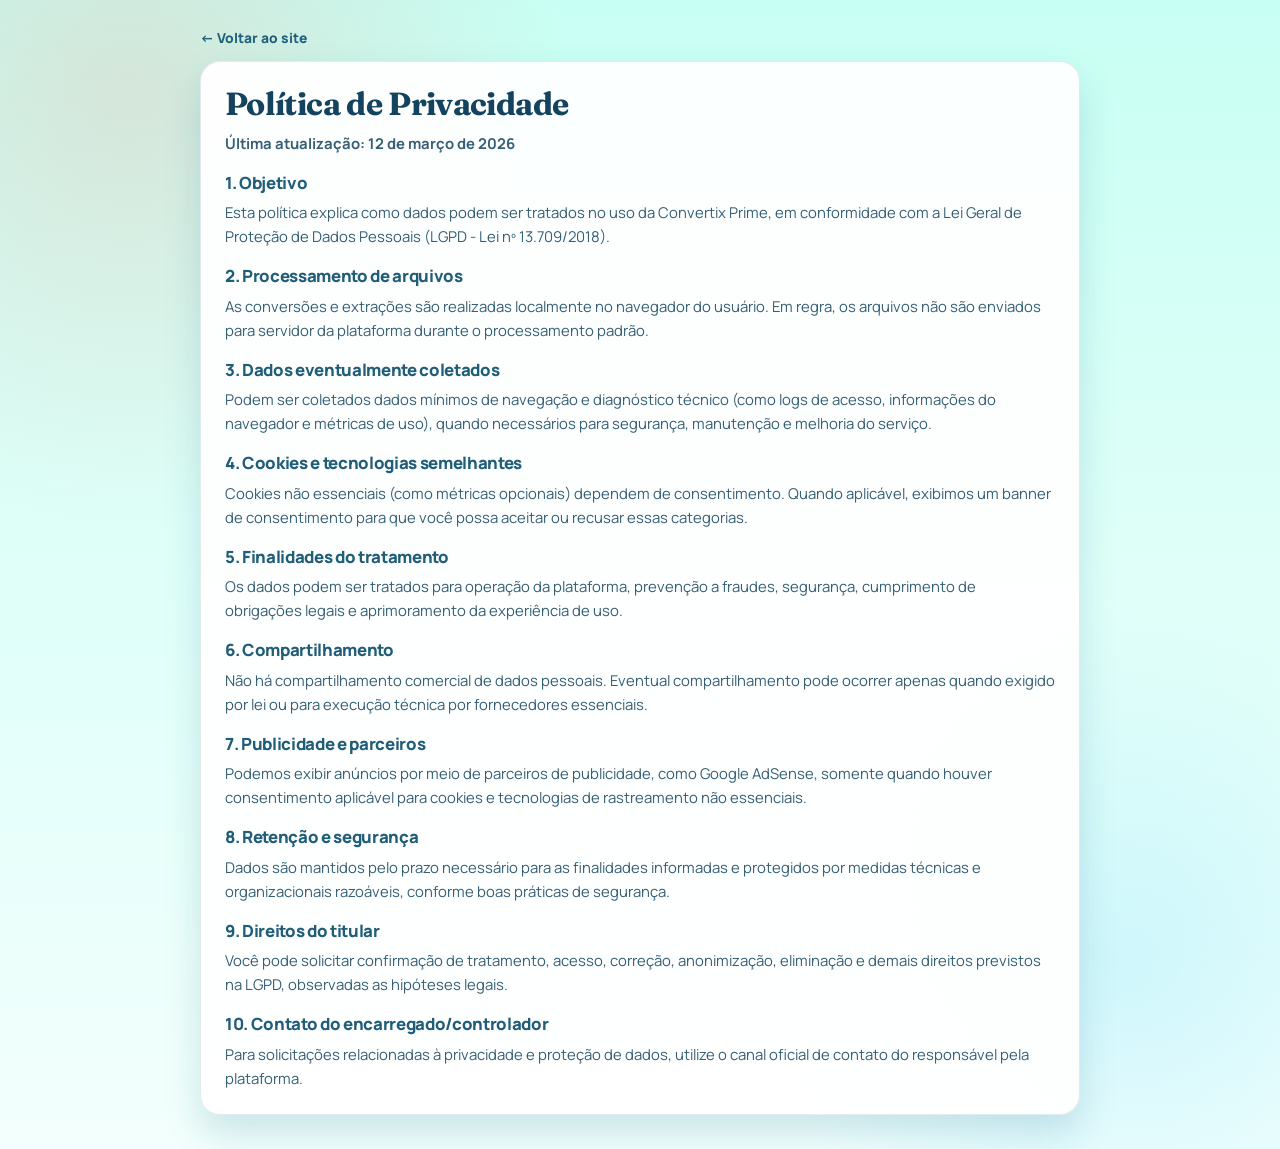
<file: privacidade.html>
<!doctype html>
<html lang="pt-BR">
  <head>
    <meta charset="UTF-8" />
    <meta name="viewport" content="width=device-width, initial-scale=1.0" />
    <title>Política de Privacidade | Convertix Prime</title>
    <meta
      name="description"
      content="Política de Privacidade da plataforma Convertix Prime."
    />
    <link rel="preconnect" href="https://fonts.googleapis.com" />
    <link rel="preconnect" href="https://fonts.gstatic.com" crossorigin />
    <link
      href="https://fonts.googleapis.com/css2?family=Fraunces:opsz,wght@9..144,600;9..144,700&family=Manrope:wght@400;500;700;800&display=swap"
      rel="stylesheet"
    />
    <link rel="stylesheet" href="styles.css" />
  </head>
  <body class="legal-page">
    <main class="legal-shell">
      <a class="legal-back" href="index.html">← Voltar ao site</a>

      <section class="legal-card">
        <h1>Política de Privacidade</h1>
        <p class="legal-date">Última atualização: 12 de março de 2026</p>

        <h2>1. Objetivo</h2>
        <p>
          Esta política explica como dados podem ser tratados no uso da Convertix Prime, em conformidade com a
          Lei Geral de Proteção de Dados Pessoais (LGPD - Lei nº 13.709/2018).
        </p>

        <h2>2. Processamento de arquivos</h2>
        <p>
          As conversões e extrações são realizadas localmente no navegador do usuário. Em regra, os arquivos não
          são enviados para servidor da plataforma durante o processamento padrão.
        </p>

        <h2>3. Dados eventualmente coletados</h2>
        <p>
          Podem ser coletados dados mínimos de navegação e diagnóstico técnico (como logs de acesso, informações
          do navegador e métricas de uso), quando necessários para segurança, manutenção e melhoria do serviço.
        </p>

        <h2>4. Cookies e tecnologias semelhantes</h2>
        <p>
          Cookies não essenciais (como métricas opcionais) dependem de consentimento. Quando aplicável,
          exibimos um banner de consentimento para que você possa aceitar ou recusar essas categorias.
        </p>

        <h2>5. Finalidades do tratamento</h2>
        <p>
          Os dados podem ser tratados para operação da plataforma, prevenção a fraudes, segurança, cumprimento de
          obrigações legais e aprimoramento da experiência de uso.
        </p>

        <h2>6. Compartilhamento</h2>
        <p>
          Não há compartilhamento comercial de dados pessoais. Eventual compartilhamento pode ocorrer apenas quando
          exigido por lei ou para execução técnica por fornecedores essenciais.
        </p>

        <h2>7. Publicidade e parceiros</h2>
        <p>
          Podemos exibir anúncios por meio de parceiros de publicidade, como Google AdSense, somente quando houver
          consentimento aplicável para cookies e tecnologias de rastreamento não essenciais.
        </p>

        <h2>8. Retenção e segurança</h2>
        <p>
          Dados são mantidos pelo prazo necessário para as finalidades informadas e protegidos por medidas técnicas
          e organizacionais razoáveis, conforme boas práticas de segurança.
        </p>

        <h2>9. Direitos do titular</h2>
        <p>
          Você pode solicitar confirmação de tratamento, acesso, correção, anonimização, eliminação e demais direitos
          previstos na LGPD, observadas as hipóteses legais.
        </p>

        <h2>10. Contato do encarregado/controlador</h2>
        <p>
          Para solicitações relacionadas à privacidade e proteção de dados, utilize o canal oficial de contato do
          responsável pela plataforma.
        </p>
      </section>
    </main>
  </body>
</html>
</file>
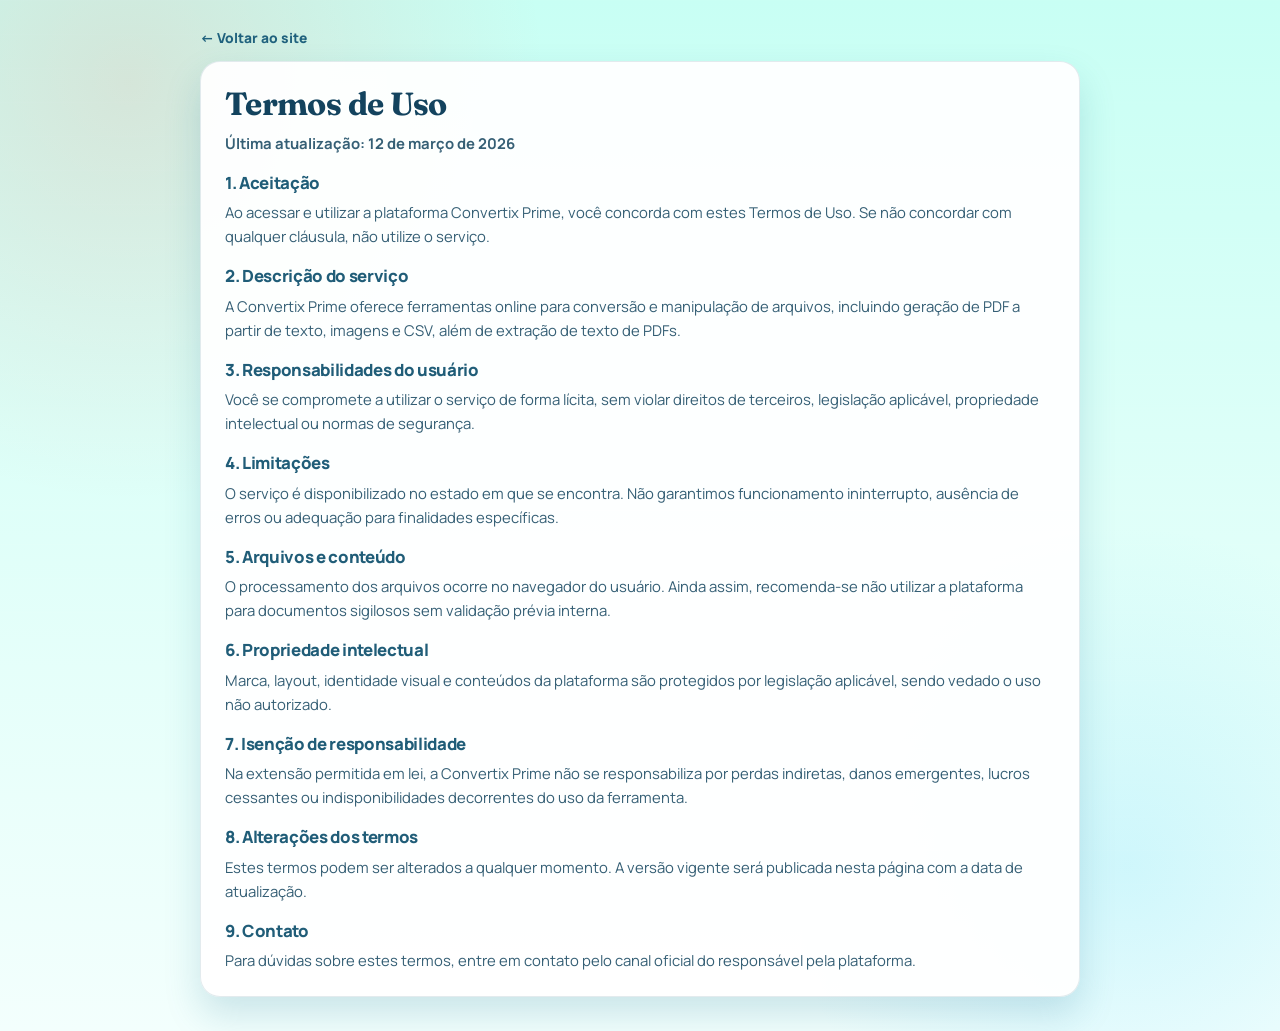
<file: termos.html>
<!doctype html>
<html lang="pt-BR">
  <head>
    <meta charset="UTF-8" />
    <meta name="viewport" content="width=device-width, initial-scale=1.0" />
    <title>Termos de Uso | Convertix Prime</title>
    <meta
      name="description"
      content="Termos de Uso da plataforma Convertix Prime."
    />
    <link rel="preconnect" href="https://fonts.googleapis.com" />
    <link rel="preconnect" href="https://fonts.gstatic.com" crossorigin />
    <link
      href="https://fonts.googleapis.com/css2?family=Fraunces:opsz,wght@9..144,600;9..144,700&family=Manrope:wght@400;500;700;800&display=swap"
      rel="stylesheet"
    />
    <link rel="stylesheet" href="styles.css" />
  </head>
  <body class="legal-page">
    <main class="legal-shell">
      <a class="legal-back" href="index.html">← Voltar ao site</a>

      <section class="legal-card">
        <h1>Termos de Uso</h1>
        <p class="legal-date">Última atualização: 12 de março de 2026</p>

        <h2>1. Aceitação</h2>
        <p>
          Ao acessar e utilizar a plataforma Convertix Prime, você concorda com estes Termos de Uso.
          Se não concordar com qualquer cláusula, não utilize o serviço.
        </p>

        <h2>2. Descrição do serviço</h2>
        <p>
          A Convertix Prime oferece ferramentas online para conversão e manipulação de arquivos, incluindo
          geração de PDF a partir de texto, imagens e CSV, além de extração de texto de PDFs.
        </p>

        <h2>3. Responsabilidades do usuário</h2>
        <p>
          Você se compromete a utilizar o serviço de forma lícita, sem violar direitos de terceiros,
          legislação aplicável, propriedade intelectual ou normas de segurança.
        </p>

        <h2>4. Limitações</h2>
        <p>
          O serviço é disponibilizado no estado em que se encontra. Não garantimos funcionamento ininterrupto,
          ausência de erros ou adequação para finalidades específicas.
        </p>

        <h2>5. Arquivos e conteúdo</h2>
        <p>
          O processamento dos arquivos ocorre no navegador do usuário. Ainda assim, recomenda-se não utilizar a
          plataforma para documentos sigilosos sem validação prévia interna.
        </p>

        <h2>6. Propriedade intelectual</h2>
        <p>
          Marca, layout, identidade visual e conteúdos da plataforma são protegidos por legislação aplicável,
          sendo vedado o uso não autorizado.
        </p>

        <h2>7. Isenção de responsabilidade</h2>
        <p>
          Na extensão permitida em lei, a Convertix Prime não se responsabiliza por perdas indiretas,
          danos emergentes, lucros cessantes ou indisponibilidades decorrentes do uso da ferramenta.
        </p>

        <h2>8. Alterações dos termos</h2>
        <p>
          Estes termos podem ser alterados a qualquer momento. A versão vigente será publicada nesta página
          com a data de atualização.
        </p>

        <h2>9. Contato</h2>
        <p>
          Para dúvidas sobre estes termos, entre em contato pelo canal oficial do responsável pela plataforma.
        </p>
      </section>
    </main>
  </body>
</html>
</file>
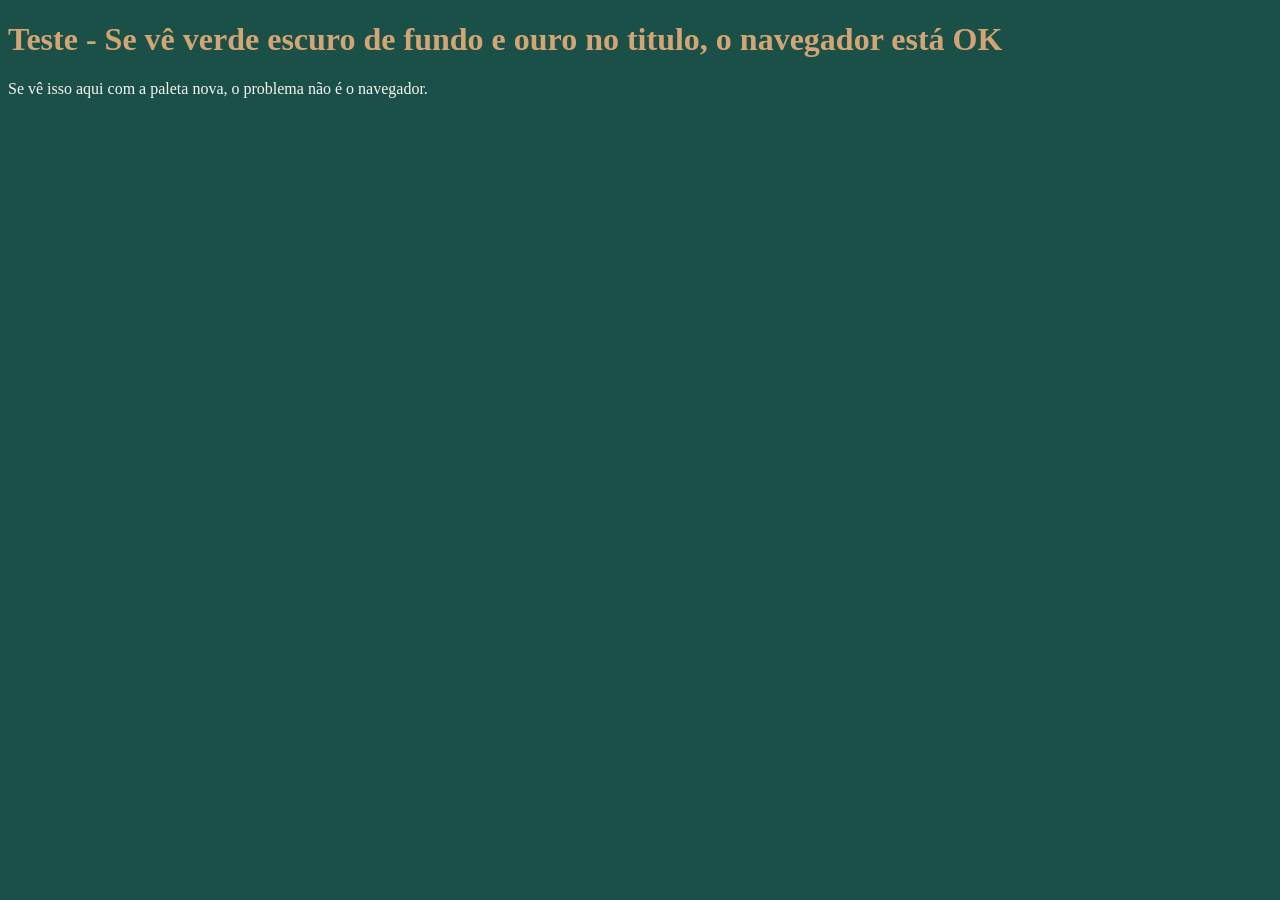
<file: test.html>
<!doctype html>
<html>
<head>
<style>
body { background: #1a5048; color: #faf6f0; }
h1 { color: #d4a574; font-family: Fraunces, serif; }
</style>
</head>
<body>
<h1>Teste - Se vê verde escuro de fundo e ouro no titulo, o navegador está OK</h1>
<p>Se vê isso aqui com a paleta nova, o problema não é o navegador.</p>
</body>
</html>
</file>
<file: styles.css>
:root {
  --bg-a: #c8fff4;
  --bg-b: #dcfff8;
  --bg-c: #f3fffd;
  --ink: #1a4a5f;
  --ink-soft: #5f7f8f;
  --surface: #ffffff;
  --surface-2: #f9fcff;
  --line: rgba(26, 93, 119, 0.12);
  --brand: #ff5f3a;
  --brand-strong: #ff2e63;
  --mint: #00e2bf;
  --sand: #31c7ff;
  --peach: #ffd166;
  --card-shadow: 0 18px 36px rgba(24, 113, 146, 0.18);
  --soft-shadow: 0 10px 24px rgba(24, 113, 146, 0.14);
}

* {
  box-sizing: border-box;
}

html {
  scroll-behavior: smooth;
}

body {
  margin: 0;
  min-height: 100vh;
  font-family: "Manrope", sans-serif;
  color: var(--ink);
  background:
    radial-gradient(circle at 10% 8%, rgba(255, 114, 92, 0.24) 0%, transparent 28%),
    radial-gradient(circle at 88% 84%, rgba(51, 203, 255, 0.22) 0%, transparent 24%),
    linear-gradient(180deg, var(--bg-a) 0%, var(--bg-b) 42%, var(--bg-c) 100%);
}

body::before {
  content: "";
  position: fixed;
  inset: 0;
  pointer-events: none;
  background: linear-gradient(rgba(255, 255, 255, 0.16) 1px, transparent 1px);
  background-size: 34px 34px;
  opacity: 0.22;
  z-index: -3;
}

.backdrop-shape {
  position: fixed;
  z-index: -2;
  border-radius: 999px;
  filter: blur(14px);
  opacity: 0.8;
}

.backdrop-shape--one {
  width: 280px;
  height: 280px;
  left: -70px;
  top: 140px;
  background: radial-gradient(circle, rgba(255, 95, 58, 0.3) 0%, rgba(255, 95, 58, 0) 74%);
}

.backdrop-shape--two {
  width: 380px;
  height: 380px;
  right: -120px;
  top: 100px;
  background: radial-gradient(circle, rgba(0, 226, 191, 0.3) 0%, rgba(0, 226, 191, 0) 72%);
}

.backdrop-shape--three {
  width: 340px;
  height: 340px;
  right: 8%;
  bottom: -140px;
  background: radial-gradient(circle, rgba(49, 199, 255, 0.26) 0%, rgba(49, 199, 255, 0) 72%);
}

h1,
h2 {
  margin: 0;
  font-family: "Fraunces", serif;
  font-weight: 700;
  letter-spacing: -0.02em;
  line-height: 1.15;
}

.shell {
  width: min(1180px, calc(100% - 26px));
  margin: 0 auto;
  padding: 84px 0 44px;
}

.top-nav {
  position: fixed;
  top: 0;
  left: 0;
  right: 0;
  z-index: 30;
  background: rgba(255, 255, 255, 0.88);
  border-bottom: 1px solid rgba(22, 66, 102, 0.1);
  backdrop-filter: blur(8px);
}

.top-nav-inner {
  width: min(1180px, calc(100% - 26px));
  margin: 0 auto;
  height: 58px;
  display: flex;
  align-items: center;
  justify-content: space-between;
}

.brand {
  text-decoration: none;
  color: #1b5d77;
  font-size: 1.06rem;
  font-weight: 800;
}

.top-menu {
  display: flex;
  gap: 16px;
}

.top-menu a {
  text-decoration: none;
  color: #4d7285;
  font-size: 0.88rem;
  font-weight: 700;
}

.masthead {
  display: grid;
  grid-template-columns: minmax(0, 1.1fr) minmax(0, 0.9fr);
  gap: 18px;
  align-items: center;
  padding: 28px;
  border-radius: 28px;
  background: linear-gradient(145deg, #00d6b5 0%, #31c7ff 48%, #5978ff 100%);
  border: 1px solid rgba(255, 255, 255, 0.14);
  box-shadow: 0 24px 46px rgba(18, 90, 142, 0.28);
  position: relative;
  overflow: hidden;
}

.masthead::before,
.masthead::after {
  content: "";
  position: absolute;
  background: rgba(255, 255, 255, 0.74);
  border-radius: 999px;
}

.masthead::before {
  width: 140px;
  height: 140px;
  top: -72px;
  left: -54px;
}

.masthead::after {
  width: 230px;
  height: 230px;
  right: -120px;
  bottom: -120px;
}

.masthead-copy {
  display: grid;
  gap: 12px;
  max-width: 640px;
  margin: 0;
  text-align: left;
  justify-items: start;
  z-index: 1;
}

.masthead-workbench {
  z-index: 1;
  display: grid;
  gap: 12px;
}

.upload-card {
  display: grid;
  gap: 10px;
  justify-items: center;
  text-align: center;
  padding: 20px;
  border-radius: 20px;
  background: rgba(255, 255, 255, 0.8);
  border: 1px solid rgba(255, 255, 255, 0.48);
}

.upload-card h3 {
  margin: 0;
  color: #1f5d75;
  font-size: 1.04rem;
}

.upload-card p {
  margin: 0;
  color: rgba(48, 114, 136, 0.82);
  font-size: 0.86rem;
}

.upload-icon {
  width: 52px;
  height: 52px;
  border-radius: 14px;
  display: grid;
  place-items: center;
  font-size: 1.4rem;
  font-weight: 800;
  color: #efffff;
  background: linear-gradient(135deg, #ff7f50 0%, #ff2e63 52%, #6a5cff 100%);
  box-shadow: inset 0 0 0 1px rgba(255, 255, 255, 0.34);
}

.upload-cta {
  border: 0;
  border-radius: 999px;
  padding: 10px 16px;
  font-size: 0.84rem;
  font-weight: 800;
  color: #1a566f;
  cursor: pointer;
  background: linear-gradient(135deg, #ffd166 0%, #ff9f1c 100%);
}

.quick-cards {
  display: grid;
  grid-template-columns: repeat(2, minmax(0, 1fr));
  gap: 10px;
}

.quick-card {
  text-align: left;
  border: 1px solid rgba(120, 194, 208, 0.34);
  border-radius: 14px;
  padding: 12px;
  background: rgba(255, 255, 255, 0.74);
  color: #1f6078;
  cursor: pointer;
  display: grid;
  gap: 4px;
  transition: transform 160ms ease, background-color 160ms ease;
}

.quick-card:hover {
  transform: translateY(-2px);
  background: rgba(255, 255, 255, 0.72);
}

.quick-card strong {
  font-size: 0.86rem;
}

.quick-card span {
  font-size: 0.75rem;
  color: rgba(50, 119, 142, 0.82);
}

.kicker {
  margin: 0;
  font-size: 0.76rem;
  font-weight: 800;
  letter-spacing: 0.14em;
  color: rgba(236, 251, 255, 0.96);
}

.hero-editorial-note {
  margin: 0;
  font-size: 0.94rem;
  font-weight: 700;
  color: rgba(237, 252, 255, 0.92);
}

.masthead h1 {
  max-width: 18ch;
  font-size: clamp(1.85rem, 3.3vw, 2.5rem);
  color: #ffffff;
}

.lead {
  max-width: 54ch;
  margin: 0;
  font-size: 0.94rem;
  color: rgba(236, 250, 255, 0.94);
  line-height: 1.6;
}

.hero-pills {
  display: flex;
  flex-wrap: wrap;
  gap: 8px;
}

.hero-pills span {
  display: inline-flex;
  align-items: center;
  padding: 8px 12px;
  border-radius: 999px;
  font-size: 0.8rem;
  font-weight: 700;
  background: rgba(255, 255, 255, 0.2);
  border: 1px solid rgba(255, 255, 255, 0.38);
  color: #ffffff;
}

.masthead-meta {
  display: grid;
  grid-template-columns: repeat(3, minmax(0, 1fr));
  gap: 10px;
}

.masthead-meta div {
  padding: 12px;
  border-radius: 14px;
  background: rgba(255, 255, 255, 0.2);
  border: 1px solid rgba(255, 255, 255, 0.32);
}

.masthead-meta strong {
  display: block;
  font-size: 1.12rem;
  margin-bottom: 2px;
  color: #ffffff;
}

.masthead-meta span {
  color: rgba(232, 248, 255, 0.92);
  font-size: 0.86rem;
}

.hero-stage {
  position: relative;
  min-height: 360px;
  --stage-shift-x: 0px;
  --stage-shift-y: 0px;
}

.hero-orbit,
.hero-swirl,
.stage-float,
.stage-pedestal {
  position: absolute;
}

.hero-orbit {
  border-radius: 50%;
}

.hero-orbit--a {
  width: 52px;
  height: 52px;
  left: 18px;
  top: 16px;
  background: radial-gradient(circle at 35% 35%, #fff7df 0%, #f6c978 78%);
}

.hero-orbit--b {
  width: 18px;
  height: 18px;
  right: 32px;
  top: 42px;
  background: radial-gradient(circle, #fffef8 0%, #e7c7ad 86%);
}

.hero-orbit--c {
  width: 36px;
  height: 36px;
  right: 88px;
  bottom: 98px;
  background: radial-gradient(circle, #fff7ef 0%, #e1c3aa 86%);
}

.hero-swirl {
  border-radius: 999px;
  background: rgba(255, 252, 247, 0.88);
  border: 1px solid rgba(91, 64, 45, 0.1);
}

.hero-swirl--a {
  width: 82px;
  height: 20px;
  left: 96px;
  top: 48px;
}

.hero-swirl--b {
  width: 66px;
  height: 18px;
  right: 104px;
  top: 104px;
}

.stage-screen {
  position: absolute;
  left: 50%;
  top: 50%;
  transform: translate(calc(-50% + var(--stage-shift-x) * 0.25), calc(-50% + var(--stage-shift-y) * 0.25));
  width: min(100%, 560px);
  padding: 14px;
  border-radius: 30px;
  background: linear-gradient(180deg, #443833 0%, #2c2421 100%);
  box-shadow: 0 26px 62px rgba(70, 45, 27, 0.3);
  transition: transform 180ms ease;
}

.screen-topbar {
  display: flex;
  gap: 6px;
  margin-bottom: 10px;
}

.screen-topbar span {
  width: 9px;
  height: 9px;
  border-radius: 50%;
  background: rgba(255, 255, 255, 0.7);
}

.screen-chip {
  top: 42px;
  padding: 6px 10px;
  border-radius: 999px;
  font-size: 0.72rem;
  font-weight: 800;
}

.screen-chip--left {
  left: 20px;
  background: rgba(255, 249, 239, 0.84);
  color: #6f5646;
}

.screen-chip--right {
  right: 20px;
  background: rgba(239, 78, 58, 0.26);
  color: #ffeae4;
}

.screen-hero {
  display: grid;
  grid-template-columns: 1.15fr 0.85fr;
  gap: 14px;
  padding: 18px;
  border-radius: 22px;
  background:
    radial-gradient(circle at 18% 18%, rgba(255, 242, 196, 0.88) 0%, transparent 30%),
    radial-gradient(circle at 88% 70%, rgba(239, 78, 58, 0.4) 0%, transparent 28%),
    linear-gradient(145deg, #ffe6a5 0%, #ffdba5 40%, #ffd5c0 100%);
}

.screen-kicker {
  margin: 0 0 8px;
  font-size: 0.7rem;
  font-weight: 800;
  letter-spacing: 0.14em;
  color: #705445;
}

.screen-hero h2 {
  font-size: clamp(1.12rem, 2vw, 1.5rem);
  max-width: 15ch;
}

.screen-hero p {
  margin: 8px 0 0;
  font-size: 0.8rem;
  color: #705445;
  line-height: 1.45;
}

.screen-art {
  min-height: 100px;
  border-radius: 20px;
  background:
    radial-gradient(circle at 32% 34%, #63c1b5 0 16%, transparent 17%),
    radial-gradient(circle at 66% 22%, #ef6f53 0 12%, transparent 13%),
    radial-gradient(circle at 78% 70%, #f6b289 0 19%, transparent 20%),
    linear-gradient(150deg, rgba(255, 255, 255, 0.82) 0%, rgba(255, 252, 245, 0.36) 100%);
}

.screen-toolbar {
  display: flex;
  gap: 7px;
  flex-wrap: wrap;
  margin-top: 12px;
}

.screen-toolbar span {
  padding: 7px 10px;
  border-radius: 999px;
  font-size: 0.69rem;
  font-weight: 800;
  background: rgba(255, 255, 255, 0.42);
  color: #6d5445;
}

.screen-grid {
  display: grid;
  grid-template-columns: repeat(2, minmax(0, 1fr));
  gap: 10px;
  margin-top: 12px;
}

.screen-module {
  padding: 12px;
  border-radius: 14px;
  display: grid;
  gap: 7px;
  box-shadow: 0 6px 14px rgba(117, 79, 49, 0.14);
}

.screen-module strong {
  font-size: 0.83rem;
}

.screen-module em {
  font-style: normal;
  font-size: 0.68rem;
  font-weight: 800;
  color: rgba(79, 58, 47, 0.8);
}

.screen-module--text {
  background: rgba(255, 247, 241, 0.97);
}

.screen-module--image {
  background: rgba(255, 238, 231, 0.97);
}

.screen-module--extract {
  background: rgba(235, 248, 246, 0.98);
}

.screen-module--csv {
  background: rgba(255, 248, 235, 0.98);
}

.screen-lines {
  display: grid;
  gap: 5px;
}

.screen-lines span {
  display: block;
  height: 6px;
  border-radius: 999px;
  background: rgba(91, 64, 45, 0.14);
}

.screen-lines span:nth-child(2) {
  width: 82%;
}

.screen-lines span:nth-child(3) {
  width: 62%;
}

.screen-lines--short span:nth-child(1) {
  width: 86%;
}

.screen-lines--short span:nth-child(2) {
  width: 58%;
}

.screen-thumbs {
  display: grid;
  grid-template-columns: repeat(3, minmax(0, 1fr));
  gap: 6px;
}

.screen-thumbs span {
  aspect-ratio: 1;
  border-radius: 9px;
  background: linear-gradient(135deg, #f3a889 0%, #ec7550 100%);
}

.screen-thumbs span:nth-child(2) {
  background: linear-gradient(135deg, #7ec9bf 0%, #5ea59b 100%);
}

.screen-thumbs span:nth-child(3) {
  background: linear-gradient(135deg, #f3d590 0%, #e7bc76 100%);
}

.screen-table {
  display: grid;
  grid-template-columns: repeat(2, minmax(0, 1fr));
  gap: 5px;
}

.screen-table span {
  display: block;
  height: 14px;
  border-radius: 7px;
  background: rgba(91, 64, 45, 0.1);
}

.screen-table span:nth-child(1),
.screen-table span:nth-child(2) {
  background: rgba(239, 78, 58, 0.2);
}

.stage-float {
  display: grid;
  gap: 3px;
  min-width: 130px;
  padding: 11px 12px;
  border-radius: 14px;
  background: rgba(255, 252, 246, 0.95);
  border: 1px solid rgba(91, 64, 45, 0.12);
  box-shadow: var(--soft-shadow);
}

.stage-float strong {
  font-size: 0.85rem;
}

.stage-float small {
  font-size: 0.72rem;
  color: var(--ink-soft);
}

.stage-float--left {
  left: 0;
  bottom: 80px;
  transform: translate(calc(var(--stage-shift-x) * -0.18), calc(var(--stage-shift-y) * -0.18));
}

.stage-float--right {
  right: 0;
  top: 40px;
  transform: translate(calc(var(--stage-shift-x) * 0.18), calc(var(--stage-shift-y) * 0.18));
}

.stage-dot {
  width: 8px;
  height: 8px;
  border-radius: 50%;
  background: linear-gradient(135deg, var(--brand), #ffbf79);
}

.stage-pedestal {
  left: 50%;
  bottom: 10px;
  transform: translateX(-50%);
  width: min(72%, 380px);
  height: 20px;
  border-radius: 999px;
  background: linear-gradient(180deg, rgba(226, 195, 159, 0.9) 0%, rgba(191, 149, 106, 0.6) 100%);
}

.panel-grid {
  margin-top: 18px;
  display: grid;
  grid-template-columns: 1fr;
  gap: 16px;
  align-items: start;
}

.tool-tabs {
  position: static;
  display: flex;
  flex-wrap: wrap;
  gap: 10px;
  padding: 14px;
  border-radius: 18px;
  background: rgba(255, 255, 255, 0.92);
  border: 1px solid var(--line);
  box-shadow: var(--soft-shadow);
}

.tool-tab {
  width: auto;
  min-width: 136px;
  border: 1px solid rgba(37, 131, 154, 0.16);
  border-radius: 16px;
  padding: 13px 10px;
  background: #f2fffc;
  color: #2e6881;
  font-size: 0.88rem;
  font-weight: 800;
  cursor: pointer;
  transition: transform 140ms ease, background-color 140ms ease;
}

.tool-tab:hover {
  transform: translateX(2px);
}

.tool-tab.is-active {
  background: linear-gradient(135deg, #ff5f3a 0%, #ff2e63 100%);
  color: #fff;
  border-color: transparent;
}

.panel {
  padding: 18px;
  border-radius: 16px;
  background: rgba(255, 255, 255, 0.98);
  border: 1px solid var(--line);
  box-shadow: var(--card-shadow);
}

.panel::before,
.panel::after,
.panel-ornament {
  display: none;
}

.tab-panel {
  display: none;
}

.tab-panel.is-active {
  display: block;
}

.panel-head {
  display: grid;
  grid-template-columns: auto 1fr;
  gap: 10px;
  align-items: center;
  margin-bottom: 12px;
  padding-bottom: 10px;
  border-bottom: 1px solid rgba(18, 78, 126, 0.14);
}

.panel-icon {
  width: 42px;
  height: 42px;
  border-radius: 12px;
  display: flex;
  align-items: center;
  justify-content: center;
  color: #fff;
}

.panel-tone-a .panel-icon {
  background: linear-gradient(135deg, #00e2bf 0%, #00b4d8 100%);
}

.panel-tone-b .panel-icon {
  background: linear-gradient(135deg, #ff7f50 0%, #ff2e63 100%);
}

.panel-head h2 {
  font-size: 1.05rem;
  font-family: "Manrope", sans-serif;
  font-weight: 800;
}

.badge {
  display: inline-flex;
  align-items: center;
  padding: 4px 9px;
  border-radius: 999px;
  font-size: 0.76rem;
  font-weight: 800;
  color: #2d6f86;
  background: #ecfffb;
  border: 1px solid rgba(40, 149, 168, 0.16);
}

label {
  display: block;
  margin: 0 0 6px;
  font-size: 0.86rem;
  font-weight: 800;
  color: #2f627a;
}

input,
textarea,
select {
  width: 100%;
  margin-bottom: 12px;
  padding: 11px 13px;
  border-radius: 10px;
  border: 1px solid rgba(21, 86, 135, 0.18);
  background: #fcfeff;
  color: var(--ink);
  font-size: 0.92rem;
}

textarea {
  min-height: 156px;
  resize: vertical;
}

input::placeholder,
textarea::placeholder {
  color: #86a2ba;
}

input:focus,
textarea:focus,
select:focus {
  outline: none;
  border-color: #14ccb0;
  box-shadow: 0 0 0 3px rgba(20, 204, 176, 0.2);
}

.hint {
  margin: 0 0 10px;
  font-size: 0.9rem;
  color: var(--ink-soft);
}

.preview-grid {
  display: grid;
  grid-template-columns: repeat(auto-fill, minmax(92px, 1fr));
  gap: 8px;
  margin-bottom: 10px;
}

.preview-grid img {
  width: 100%;
  height: 90px;
  border-radius: 10px;
  object-fit: cover;
  border: 1px solid rgba(91, 64, 45, 0.15);
}

.preview-item {
  position: relative;
}

.preview-item img {
  width: 100%;
  height: 90px;
  border-radius: 10px;
  object-fit: cover;
  border: 1px solid rgba(91, 64, 45, 0.15);
}

.remove-file-btn {
  width: 24px;
  height: 24px;
  border: 0;
  border-radius: 999px;
  display: inline-grid;
  place-items: center;
  font-size: 0.8rem;
  font-weight: 800;
  line-height: 1;
  cursor: pointer;
  color: #fff;
  background: linear-gradient(135deg, #ff5f3a 0%, #ff2e63 100%);
}

.preview-item .remove-file-btn {
  position: absolute;
  top: 6px;
  right: 6px;
}

.selected-file {
  margin: 6px 0 12px;
  padding: 8px 10px;
  border-radius: 10px;
  border: 1px solid rgba(40, 149, 168, 0.2);
  background: rgba(236, 255, 251, 0.8);
  display: flex;
  align-items: center;
  justify-content: space-between;
  gap: 10px;
}

.selected-file span {
  font-size: 0.84rem;
  font-weight: 700;
  color: #2d6f86;
  overflow: hidden;
  text-overflow: ellipsis;
  white-space: nowrap;
}

.btn {
  width: 100%;
  border: 0;
  border-radius: 999px;
  padding: 11px 14px;
  font-size: 0.9rem;
  font-weight: 800;
  color: #fff;
  cursor: pointer;
  background: linear-gradient(135deg, #ff5f3a 0%, #ff2e63 100%);
}

.btn:hover {
  filter: brightness(0.98);
}

.btn-secondary {
  background: linear-gradient(135deg, #00d6b5 0%, #00b4d8 100%);
}

.output-box {
  display: none;
  min-height: 130px;
  margin-top: 10px;
  font-family: ui-monospace, SFMono-Regular, Consolas, monospace;
  font-size: 0.84rem;
  line-height: 1.5;
  background: #fffefb;
}

.hidden-action {
  display: none;
  margin-top: 10px;
}

.message {
  min-height: 1.2em;
  margin: 10px 0 0;
  font-size: 0.88rem;
  font-weight: 700;
  color: var(--ink-soft);
}

.ad-slot {
  margin: 14px 0;
}

.ad-label {
  margin: 0 0 6px;
  font-size: 0.74rem;
  letter-spacing: 0.08em;
  font-weight: 800;
  color: #35617b;
  text-transform: uppercase;
}

.ad-frame {
  padding: 12px;
  border-radius: 14px;
  background: rgba(255, 255, 255, 0.92);
  border: 1px dashed rgba(53, 97, 123, 0.28);
  min-height: 90px;
}

.ad-fallback {
  margin: 8px 0 0;
  font-size: 0.8rem;
  color: #4f7389;
}

.site-footer {
  padding: 16px 0 28px;
}

.site-footer-inner {
  width: min(1180px, calc(100% - 26px));
  margin: 0 auto;
  padding: 14px 16px;
  border-radius: 14px;
  display: flex;
  align-items: center;
  justify-content: space-between;
  gap: 14px;
  background: rgba(255, 255, 255, 0.82);
  border: 1px solid var(--line);
}

.site-footer-inner p {
  margin: 0;
  font-size: 0.82rem;
  color: var(--ink-soft);
}

.legal-links {
  display: flex;
  gap: 14px;
}

.legal-links a {
  text-decoration: none;
  font-size: 0.84rem;
  font-weight: 800;
  color: #215f7b;
}

.cookie-banner {
  position: fixed;
  left: 0;
  right: 0;
  bottom: 14px;
  z-index: 70;
  padding: 0 12px;
}

.cookie-banner-inner {
  width: min(980px, 100%);
  margin: 0 auto;
  padding: 14px;
  border-radius: 14px;
  background: rgba(15, 44, 79, 0.94);
  border: 1px solid rgba(159, 221, 255, 0.28);
  display: flex;
  align-items: center;
  justify-content: space-between;
  gap: 14px;
  box-shadow: 0 14px 28px rgba(8, 22, 42, 0.32);
}

.cookie-banner-inner p {
  margin: 0;
  color: #e6f6ff;
  font-size: 0.84rem;
  line-height: 1.5;
}

.cookie-banner-inner a {
  color: #7fffd4;
  font-weight: 700;
}

.cookie-actions {
  display: flex;
  gap: 8px;
  flex-shrink: 0;
}

.cookie-btn {
  width: auto;
  min-width: 102px;
  padding: 9px 12px;
  font-size: 0.82rem;
}

.legal-page {
  margin: 0;
  min-height: 100vh;
  font-family: "Manrope", sans-serif;
  color: var(--ink);
  background:
    radial-gradient(circle at 10% 8%, rgba(255, 114, 92, 0.18) 0%, transparent 28%),
    radial-gradient(circle at 88% 84%, rgba(51, 203, 255, 0.16) 0%, transparent 24%),
    linear-gradient(180deg, var(--bg-a) 0%, var(--bg-b) 42%, var(--bg-c) 100%);
}

.legal-shell {
  width: min(880px, calc(100% - 26px));
  margin: 0 auto;
  padding: 24px 0 34px;
}

.legal-back {
  display: inline-flex;
  margin: 4px 0 14px;
  text-decoration: none;
  font-size: 0.86rem;
  font-weight: 800;
  color: #1f617d;
}

.legal-card {
  padding: 24px;
  border-radius: 20px;
  background: rgba(255, 255, 255, 0.94);
  border: 1px solid var(--line);
  box-shadow: var(--card-shadow);
}

.legal-card h1 {
  margin: 0 0 8px;
  color: #13435e;
  font-size: clamp(1.5rem, 3.4vw, 2rem);
}

.legal-date {
  margin: 0 0 20px;
  font-size: 0.85rem;
  color: var(--ink-soft);
  font-weight: 700;
}

.legal-card h2 {
  margin: 18px 0 8px;
  font-size: 1.05rem;
  color: #205d78;
  font-family: "Manrope", sans-serif;
  font-weight: 800;
}

.legal-card p {
  margin: 0;
  line-height: 1.62;
  font-size: 0.93rem;
  color: #355f75;
}

.reveal {
  opacity: 0;
  transform: translateY(14px);
  transition: opacity 360ms ease, transform 360ms ease;
}

.reveal.show {
  opacity: 1;
  transform: translateY(0);
}

.delay-1 {
  transition-delay: 90ms;
}

@keyframes floatSlow {
  0%,
  100% {
    transform: translateY(0);
  }

  50% {
    transform: translateY(-8px);
  }
}

@media (max-width: 1040px) {
  .masthead {
    grid-template-columns: 1fr;
  }

  .hero-stage {
    min-height: 320px;
  }

  .panel-grid {
    grid-template-columns: 1fr;
  }

  .tool-tabs {
    justify-content: center;
  }

  .site-footer-inner {
    flex-direction: column;
    align-items: flex-start;
  }

  .cookie-banner-inner {
    flex-direction: column;
    align-items: flex-start;
  }

  .cookie-actions {
    width: 100%;
  }

  .cookie-btn {
    width: 100%;
  }
}

@media (max-width: 720px) {
  .shell {
    width: min(100% - 16px, 100%);
    padding-top: 72px;
  }

  .top-nav-inner {
    height: 52px;
  }

  .top-menu {
    gap: 10px;
  }

  .top-menu a {
    font-size: 0.8rem;
  }

  .masthead,
  .panel {
    padding: 16px;
    border-radius: 14px;
  }

  .masthead-meta {
    grid-template-columns: 1fr;
  }

  .masthead-copy {
    text-align: center;
    justify-items: center;
    margin: 0 auto;
  }

  .quick-cards {
    grid-template-columns: 1fr;
  }

  .hero-stage {
    min-height: auto;
  }

  .hero-orbit,
  .hero-swirl,
  .stage-float,
  .stage-pedestal {
    display: none;
  }

  .stage-screen {
    position: static;
    transform: none;
    width: 100%;
  }

  .screen-hero {
    grid-template-columns: 1fr;
  }

  .screen-grid {
    grid-template-columns: 1fr;
  }

  .tool-tabs {
    flex-direction: column;
  }

  .legal-shell {
    width: min(100% - 16px, 100%);
    padding-top: 14px;
  }

  .legal-card {
    padding: 16px;
    border-radius: 14px;
  }

  .tool-tab {
    width: 100%;
  }
}
</file>
